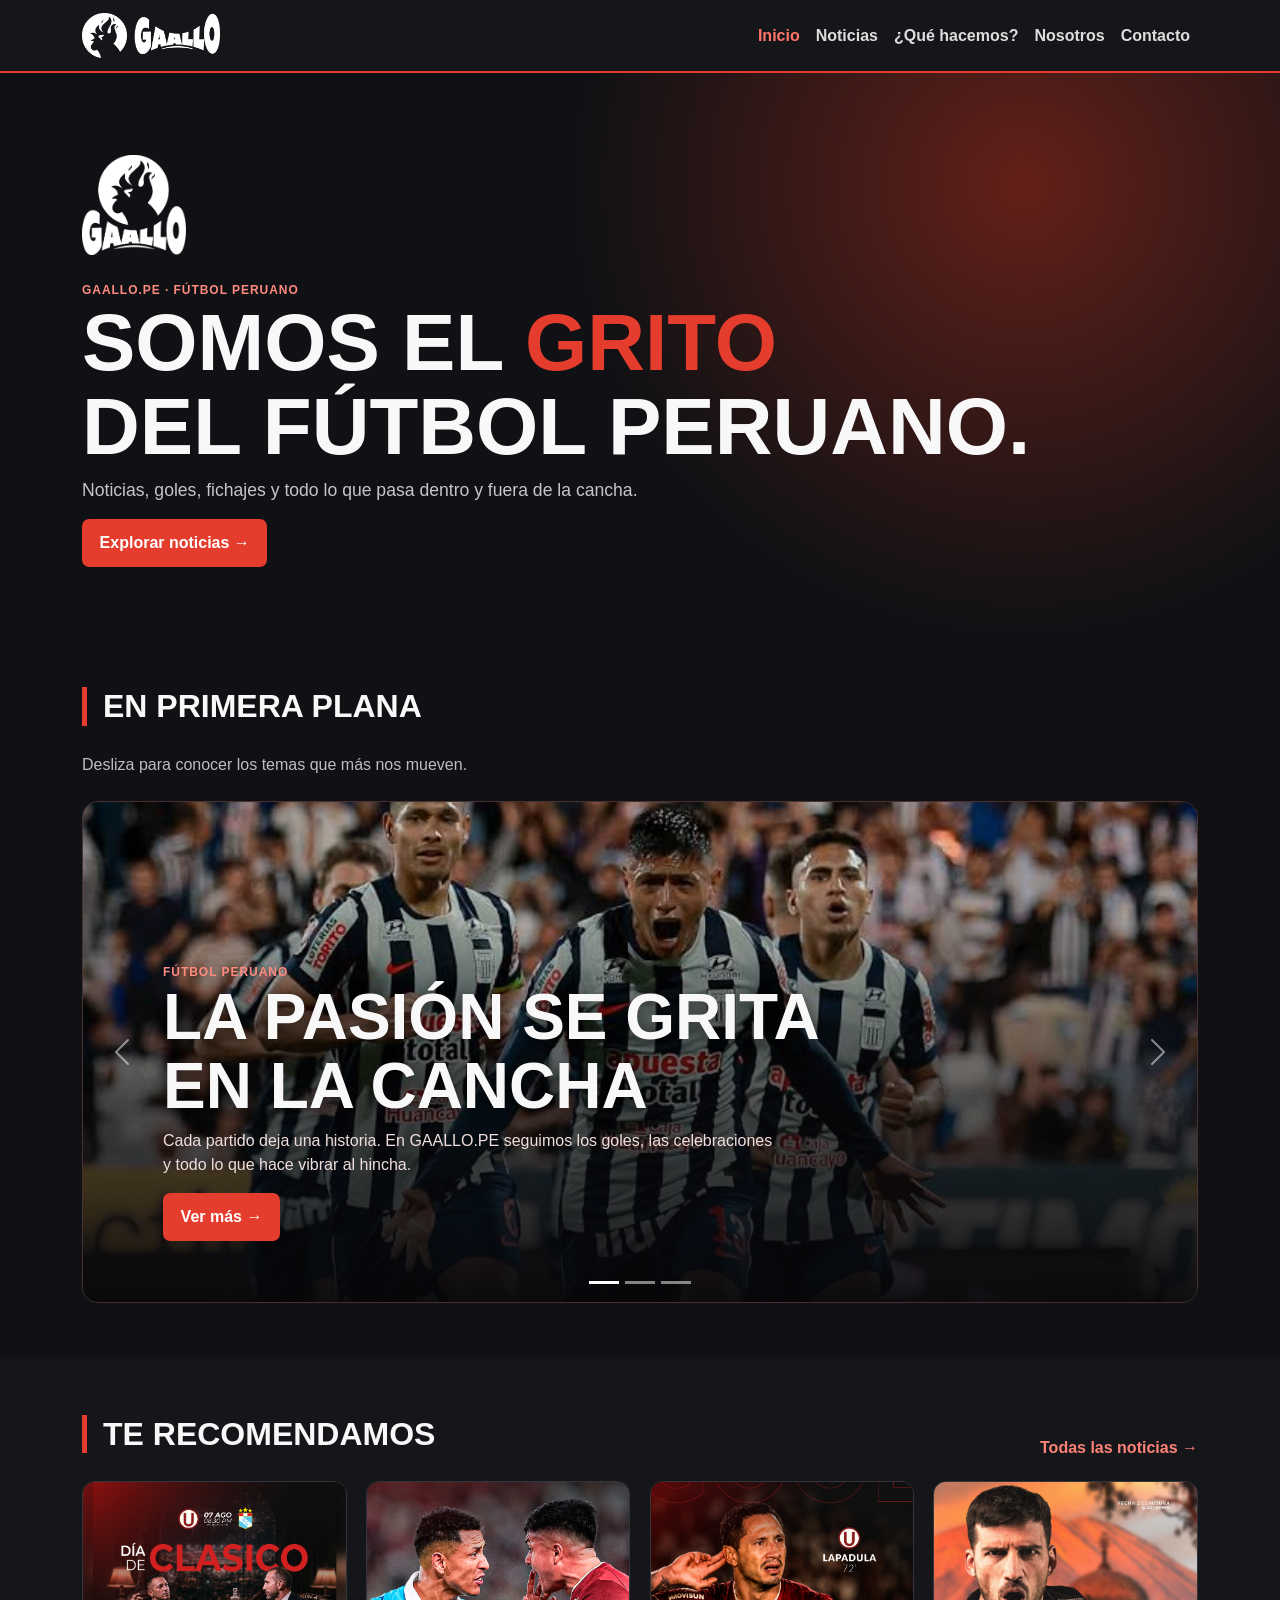
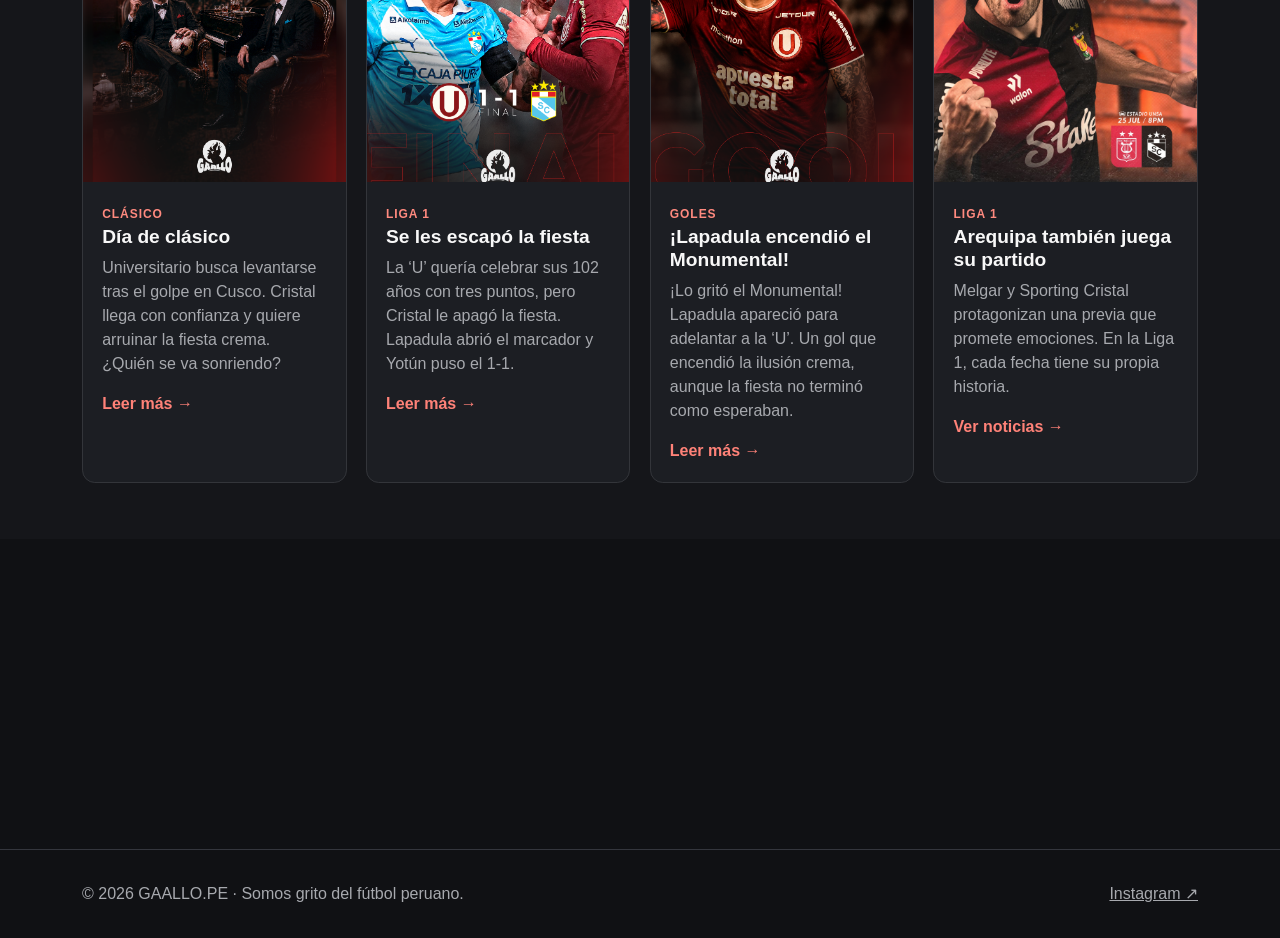
<file: index.html>
<!DOCTYPE html>
<html lang="es">

<head>
    <meta charset="utf-8" />
    <meta content="width=device-width, initial-scale=1" name="viewport" />
    <title>
        Inicio | GAALLO.PE
    </title>
    <meta content="GAALLO.PE: noticias, an&aacute;lisis y pasi&oacute;n por el f&uacute;tbol peruano."
        name="description" />
    <meta content="GAALLO.PE, portada de f&uacute;tbol, noticias recomendadas, f&uacute;tbol peruano, Liga 1, hinchas"
        name="keywords" />
    <link href="assets/img/favicon.svg" rel="icon" type="image/svg+xml" />
    <link href="https://cdn.jsdelivr.net/npm/bootstrap@5.3.3/dist/css/bootstrap.min.css" rel="stylesheet" />
    <link href="https://unpkg.com/aos@2.3.1/dist/aos.css" rel="stylesheet" />
    <link href="styles/styles.css" rel="stylesheet" />
</head>

<body>
    <header>
        <nav aria-label="Navegaci&oacute;n principal" class="navbar navbar-expand-lg navbar-dark">
            <div class="container">
                <a class="navbar-brand" href="index.html">
                    <img alt="GAALLO.PE" class="logo-nav" src="assets/img/logo-horizontal.png" />
                </a>
                <button aria-controls="menu" aria-expanded="false" aria-label="Abrir men&uacute;" class="navbar-toggler"
                    data-bs-target="#menu" data-bs-toggle="collapse" type="button">
                    <span class="navbar-toggler-icon">
                    </span>
                </button>
                <div class="collapse navbar-collapse" id="menu">
                    <ul class="navbar-nav ms-auto">
                        <li class="nav-item">
                            <a aria-current="page" class="nav-link active" href="index.html">
                                Inicio
                            </a>
                        </li>
                        <li class="nav-item">
                            <a class="nav-link" href="pages/noticias.html">
                                Noticias
                            </a>
                        </li>
                        <li class="nav-item">
                            <a class="nav-link" href="pages/que-hacemos.html">
                                &iquest;Qu&eacute; hacemos?
                            </a>
                        </li>
                        <li class="nav-item">
                            <a class="nav-link" href="pages/nosotros.html">
                                Nosotros
                            </a>
                        </li>
                        <li class="nav-item">
                            <a class="nav-link" href="pages/contacto.html">
                                Contacto
                            </a>
                        </li>
                    </ul>
                </div>
            </div>
        </nav>
    </header>
    <main>
        <section class="hero">
            <div class="container hero__contenido">
                <img alt="Logo vertical de GAALLO.PE" class="hero-logo" src="assets/img/logo-vertical.png" />
                <span class="etiqueta">
                    GAALLO.PE &middot; F&uacute;tbol peruano
                </span>
                <h1>
                    Somos el
                    <strong>
                        grito
                    </strong>
                    <br />
                    del f&uacute;tbol peruano.
                </h1>
                <p>
                    Noticias, goles, fichajes y todo lo que pasa dentro y fuera de la cancha.
                </p>
                <a class="btn-gaallo" href="pages/noticias.html">
                    Explorar noticias &rarr;
                </a>
            </div>
        </section>
        <section class="seccion">
            <div class="container">
                <h2 class="seccion__titulo">
                    En primera plana
                </h2>
                <p class="seccion__intro">
                    Desliza para conocer los temas que m&aacute;s nos mueven.
                </p>
                <div aria-label="Temas destacados de GAALLO.PE" class="carousel slide carrusel-gaallo"
                    data-bs-ride="carousel" id="carruselGaallo">
                    <div class="carousel-indicators">
                        <button aria-current="true" aria-label="Tema 1" class="active" data-bs-slide-to="0"
                            data-bs-target="#carruselGaallo" type="button">
                        </button>
                        <button aria-label="Tema 2" data-bs-slide-to="1" data-bs-target="#carruselGaallo" type="button">
                        </button>
                        <button aria-label="Tema 3" data-bs-slide-to="2" data-bs-target="#carruselGaallo" type="button">
                        </button>
                    </div>
                    <div class="carousel-inner">
                        <div class="carousel-item active">
                            <div aria-label="La pasi&oacute;n se grita en la cancha"
                                class="carrusel-panel carrusel-panel--imagen" role="group">
                                <img alt="Jugadores de Alianza Lima celebrando un gol" class="carrusel-panel__foto"
                                    src="assets/img/alianza-celebracion.jpg" />
                                <div class="carrusel-panel__contenido">
                                    <span class="etiqueta">
                                        F&uacute;tbol peruano
                                    </span>
                                    <h3>
                                        La pasi&oacute;n se grita en la cancha
                                    </h3>
                                    <p>
                                        Cada partido deja una historia. En GAALLO.PE seguimos los goles, las
                                        celebraciones y todo lo que hace vibrar al hincha.
                                    </p>
                                    <a class="btn-gaallo" href="pages/noticias.html">
                                        Ver m&aacute;s &rarr;
                                    </a>
                                </div>
                            </div>
                        </div>
                        <div class="carousel-item">
                            <div aria-label="125 a&ntilde;os de sentimiento blanquiazul"
                                class="carrusel-panel carrusel-panel--imagen" role="group">
                                <img alt="Plantel de Alianza Lima en el campo de juego" class="carrusel-panel__foto"
                                    src="assets/img/alianza-equipo.jpg" />
                                <div class="carrusel-panel__contenido">
                                    <span class="etiqueta">
                                        Historia y pasi&oacute;n
                                    </span>
                                    <h3>
                                        125 a&ntilde;os de sentimiento blanquiazul
                                    </h3>
                                    <p>
                                        Un club, generaciones de hinchas y una historia que sigue escribi&eacute;ndose.
                                        El f&uacute;tbol tambi&eacute;n se vive fuera de los 90 minutos.
                                    </p>
                                    <a class="btn-gaallo" href="pages/noticias.html">
                                        Ver m&aacute;s &rarr;
                                    </a>
                                </div>
                            </div>
                        </div>
                        <div class="carousel-item">
                            <div aria-label="El f&uacute;tbol tambi&eacute;n se vive en pantalla"
                                class="carrusel-panel carrusel-panel--imagen" role="group">
                                <img alt="Aficionado sorprendido viendo f&uacute;tbol en pantalla"
                                    class="carrusel-panel__foto" src="assets/img/futbol-digital.jpg" />
                                <div class="carrusel-panel__contenido">
                                    <span class="etiqueta">
                                        Comunidad
                                    </span>
                                    <h3>
                                        El f&uacute;tbol tambi&eacute;n se vive en pantalla
                                    </h3>
                                    <p>
                                        La jugada que no esperabas, el gol que vuelves a ver y el debate que nunca
                                        termina. As&iacute; vivimos el f&uacute;tbol.
                                    </p>
                                    <a class="btn-gaallo" href="pages/noticias.html">
                                        Ver m&aacute;s &rarr;
                                    </a>
                                </div>
                            </div>
                        </div>
                    </div>
                    <button class="carousel-control-prev" data-bs-slide="prev" data-bs-target="#carruselGaallo"
                        type="button">
                        <span aria-hidden="true" class="carousel-control-prev-icon">
                        </span>
                        <span class="visually-hidden">
                            Anterior
                        </span>
                    </button>
                    <button class="carousel-control-next" data-bs-slide="next" data-bs-target="#carruselGaallo"
                        type="button">
                        <span aria-hidden="true" class="carousel-control-next-icon">
                        </span>
                        <span class="visually-hidden">
                            Siguiente
                        </span>
                    </button>
                </div>
            </div>
        </section>
        <section class="seccion seccion--alternativa">
            <div class="container">
                <div class="seccion__cabecera">
                    <h2 class="seccion__titulo">
                        Te recomendamos
                    </h2>
                    <a class="enlace-rojo" href="pages/noticias.html">
                        Todas las noticias &rarr;
                    </a>
                </div>
                <div class="grilla">
                    <article class="noticia" data-aos="fade-up">
                        <div class="noticia__foto">
                            <img alt="Dise&ntilde;o deportivo original de GAALLO.PE: D&iacute;a de cl&aacute;sico"
                                loading="lazy" src="assets/img/clasico-universitario-sporting-cristal.png" />
                        </div>
                        <div class="noticia__cuerpo">
                            <span class="etiqueta">
                                Cl&aacute;sico
                            </span>
                            <h3>
                                D&iacute;a de cl&aacute;sico
                            </h3>
                            <p>
                                Universitario busca levantarse tras el golpe en Cusco. Cristal llega con confianza y
                                quiere arruinar la fiesta crema. &iquest;Qui&eacute;n se va sonriendo?
                            </p>
                            <a class="enlace-rojo" href="pages/noticias.html#clasico">
                                Leer m&aacute;s &rarr;
                            </a>
                        </div>
                    </article>
                    <article class="noticia" data-aos="fade-up">
                        <div class="noticia__foto">
                            <img alt="Dise&ntilde;o deportivo original de GAALLO.PE: Se les escap&oacute; la fiesta"
                                loading="lazy" src="assets/img/universitario-sporting-cristal-empate.png" />
                        </div>
                        <div class="noticia__cuerpo">
                            <span class="etiqueta">
                                Liga 1
                            </span>
                            <h3>
                                Se les escap&oacute; la fiesta
                            </h3>
                            <p>
                                La &lsquo;U&rsquo; quer&iacute;a celebrar sus 102 a&ntilde;os con tres puntos, pero
                                Cristal le apag&oacute; la fiesta. Lapadula abri&oacute; el marcador y Yot&uacute;n puso
                                el 1-1.
                            </p>
                            <a class="enlace-rojo" href="pages/noticias.html#empate">
                                Leer m&aacute;s &rarr;
                            </a>
                        </div>
                    </article>
                    <article class="noticia" data-aos="fade-up">
                        <div class="noticia__foto">
                            <img alt="Dise&ntilde;o deportivo original de GAALLO.PE: &iexcl;Lapadula encendi&oacute; el Monumental!"
                                loading="lazy" src="assets/img/gol-lapadula-universitario.png" />
                        </div>
                        <div class="noticia__cuerpo">
                            <span class="etiqueta">
                                Goles
                            </span>
                            <h3>
                                &iexcl;Lapadula encendi&oacute; el Monumental!
                            </h3>
                            <p>
                                &iexcl;Lo grit&oacute; el Monumental! Lapadula apareci&oacute; para adelantar a la
                                &lsquo;U&rsquo;. Un gol que encendi&oacute; la ilusi&oacute;n crema, aunque la fiesta no
                                termin&oacute; como esperaban.
                            </p>
                            <a class="enlace-rojo" href="pages/noticias.html#gol">
                                Leer m&aacute;s &rarr;
                            </a>
                        </div>
                    </article>
                    <article class="noticia" data-aos="fade-up">
                        <div class="noticia__foto">
                            <img alt="Gr&aacute;fica del encuentro Melgar y Sporting Cristal" loading="lazy"
                                src="assets/img/melgar-cristal.jpg" />
                        </div>
                        <div class="noticia__cuerpo">
                            <span class="etiqueta">
                                Liga 1
                            </span>
                            <h3>
                                Arequipa tambi&eacute;n juega su partido
                            </h3>
                            <p>
                                Melgar y Sporting Cristal protagonizan una previa que promete emociones. En la Liga 1,
                                cada fecha tiene su propia historia.
                            </p>
                            <a class="enlace-rojo" href="pages/noticias.html">
                                Ver noticias &rarr;
                            </a>
                        </div>
                    </article>
                </div>
            </div>
        </section>
        <section class="seccion">
            <div class="container">
                <div class="bloque-rojo" data-aos="zoom-in">
                    <h2 class="fw-bold">
                        &iquest;T&uacute; tambi&eacute;n vives el f&uacute;tbol as&iacute;?
                    </h2>
                    <p>
                        S&iacute;guenos para m&aacute;s contenido futbolero, debates y novedades.
                    </p>
                    <a class="btn-secundario" href="https://www.instagram.com/gaallo.pe/" rel="noopener noreferrer"
                        target="_blank">
                        Seguir a @gaallo.pe &nearrow;
                    </a>
                </div>
            </div>
        </section>
    </main>
    <footer class="pie">
        <div class="container d-flex flex-wrap justify-content-between gap-2">
            <span>
                &copy; 2026 GAALLO.PE &middot; Somos grito del f&uacute;tbol peruano.
            </span>
            <a href="https://www.instagram.com/gaallo.pe/" rel="noopener noreferrer" target="_blank">
                Instagram &nearrow;
            </a>
        </div>
    </footer>
    <script src="https://cdn.jsdelivr.net/npm/bootstrap@5.3.3/dist/js/bootstrap.bundle.min.js">
    </script>
    <script src="https://unpkg.com/aos@2.3.1/dist/aos.js">
    </script>
    <script src="js/main.js">
    </script>
</body>

</html>
</file>
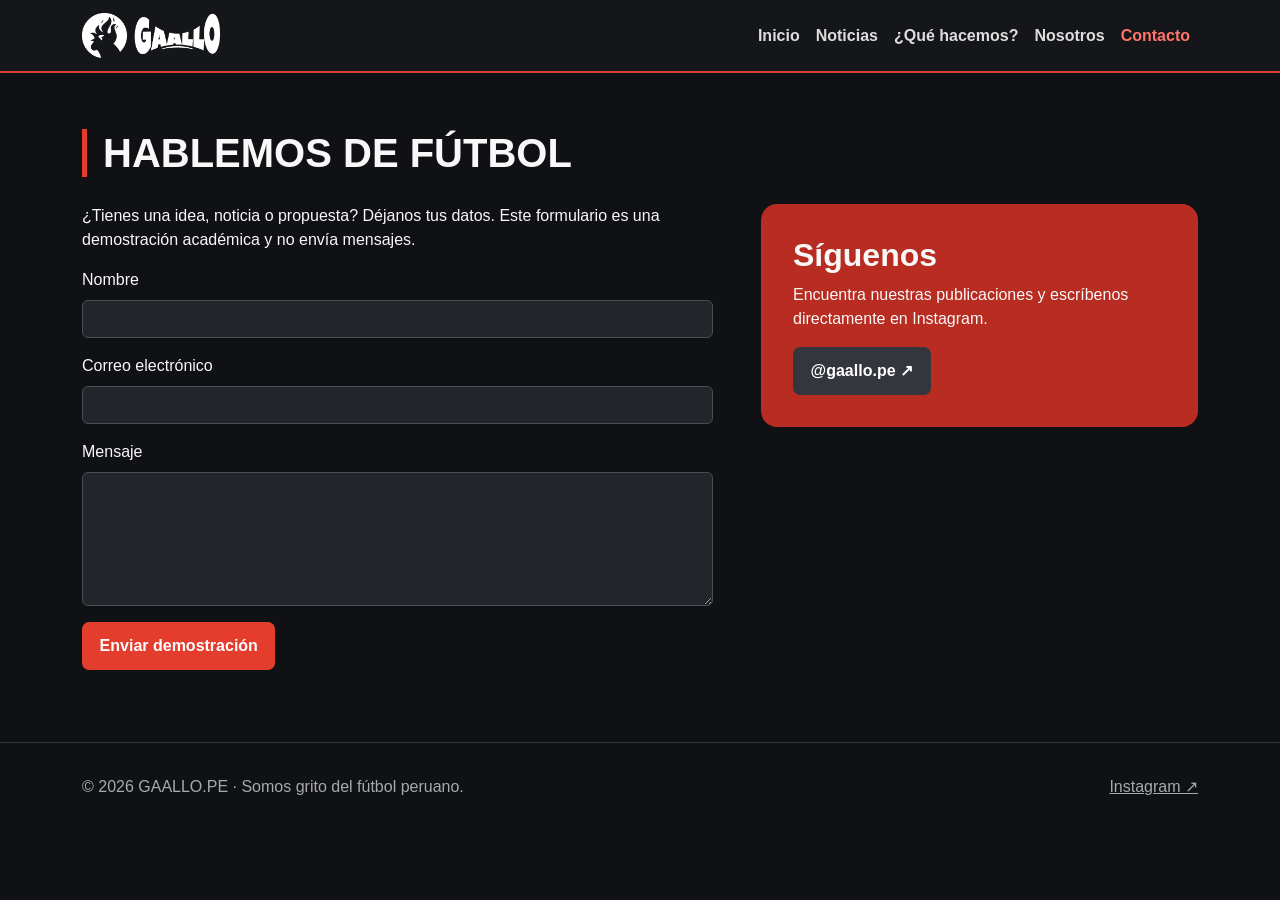
<file: pages/contacto.html>
<!DOCTYPE html>
<html lang="es">

<head>
    <meta charset="utf-8" />
    <meta content="width=device-width, initial-scale=1" name="viewport" />
    <title>
        Contacto | GAALLO.PE
    </title>
    <meta content="Contacta con GAALLO.PE para compartir ideas y colaboraciones." name="description" />
    <meta
        content="contacto GAALLO.PE, colaboraciones deportivas, Instagram GAALLO, comunidad de f&uacute;tbol, consultas"
        name="keywords" />
    <link href="../assets/img/favicon.svg" rel="icon" type="image/svg+xml" />
    <link href="https://cdn.jsdelivr.net/npm/bootstrap@5.3.3/dist/css/bootstrap.min.css" rel="stylesheet" />
    <link href="https://unpkg.com/aos@2.3.1/dist/aos.css" rel="stylesheet" />
    <link href="../styles/styles.css" rel="stylesheet" />
</head>

<body>
    <header>
        <nav aria-label="Navegaci&oacute;n principal" class="navbar navbar-expand-lg navbar-dark">
            <div class="container">
                <a class="navbar-brand" href="../index.html">
                    <img alt="GAALLO.PE" class="logo-nav" src="../assets/img/logo-horizontal.png" />
                </a>
                <button aria-controls="menu" aria-expanded="false" aria-label="Abrir men&uacute;" class="navbar-toggler"
                    data-bs-target="#menu" data-bs-toggle="collapse" type="button">
                    <span class="navbar-toggler-icon">
                    </span>
                </button>
                <div class="collapse navbar-collapse" id="menu">
                    <ul class="navbar-nav ms-auto">
                        <li class="nav-item">
                            <a class="nav-link" href="../index.html">
                                Inicio
                            </a>
                        </li>
                        <li class="nav-item">
                            <a class="nav-link" href="../pages/noticias.html">
                                Noticias
                            </a>
                        </li>
                        <li class="nav-item">
                            <a class="nav-link" href="../pages/que-hacemos.html">
                                &iquest;Qu&eacute; hacemos?
                            </a>
                        </li>
                        <li class="nav-item">
                            <a class="nav-link" href="../pages/nosotros.html">
                                Nosotros
                            </a>
                        </li>
                        <li class="nav-item">
                            <a aria-current="page" class="nav-link active" href="../pages/contacto.html">
                                Contacto
                            </a>
                        </li>
                    </ul>
                </div>
            </div>
        </nav>
    </header>
    <main>
        <section class="seccion">
            <div class="container">
                <h1 class="seccion__titulo">
                    Hablemos de f&uacute;tbol
                </h1>
                <div class="row g-5">
                    <div class="col-md-7">
                        <p>
                            &iquest;Tienes una idea, noticia o propuesta? D&eacute;janos tus datos. Este formulario es
                            una demostraci&oacute;n acad&eacute;mica y no env&iacute;a mensajes.
                        </p>
                        <form id="contact-form">
                            <div class="mb-3">
                                <label class="form-label" for="nombre">
                                    Nombre
                                </label>
                                <input class="form-control" id="nombre" name="nombre" required="" />
                            </div>
                            <div class="mb-3">
                                <label class="form-label" for="correo">
                                    Correo electr&oacute;nico
                                </label>
                                <input class="form-control" id="correo" name="correo" required="" type="email" />
                            </div>
                            <div class="mb-3">
                                <label class="form-label" for="mensaje">
                                    Mensaje
                                </label>
                                <textarea class="form-control" id="mensaje" name="mensaje" required=""
                                    rows="5"></textarea>
                            </div>
                            <button class="btn-gaallo border-0" type="submit">
                                Enviar demostraci&oacute;n
                            </button>
                            <p class="mt-3" id="form-aviso" role="status">
                            </p>
                        </form>
                    </div>
                    <aside class="col-md-5">
                        <div class="bloque-rojo">
                            <h2 class="fw-bold">
                                S&iacute;guenos
                            </h2>
                            <p>
                                Encuentra nuestras publicaciones y escr&iacute;benos directamente en Instagram.
                            </p>
                            <a class="btn-secundario" href="https://www.instagram.com/gaallo.pe/"
                                rel="noopener noreferrer" target="_blank">
                                @gaallo.pe &nearrow;
                            </a>
                        </div>
                    </aside>
                </div>
            </div>
        </section>
    </main>
    <footer class="pie">
        <div class="container d-flex flex-wrap justify-content-between gap-2">
            <span>
                &copy; 2026 GAALLO.PE &middot; Somos grito del f&uacute;tbol peruano.
            </span>
            <a href="https://www.instagram.com/gaallo.pe/" rel="noopener noreferrer" target="_blank">
                Instagram &nearrow;
            </a>
        </div>
    </footer>
    <script src="https://cdn.jsdelivr.net/npm/bootstrap@5.3.3/dist/js/bootstrap.bundle.min.js">
    </script>
    <script src="https://unpkg.com/aos@2.3.1/dist/aos.js">
    </script>
    <script src="../js/main.js">
    </script>
</body>

</html>
</file>
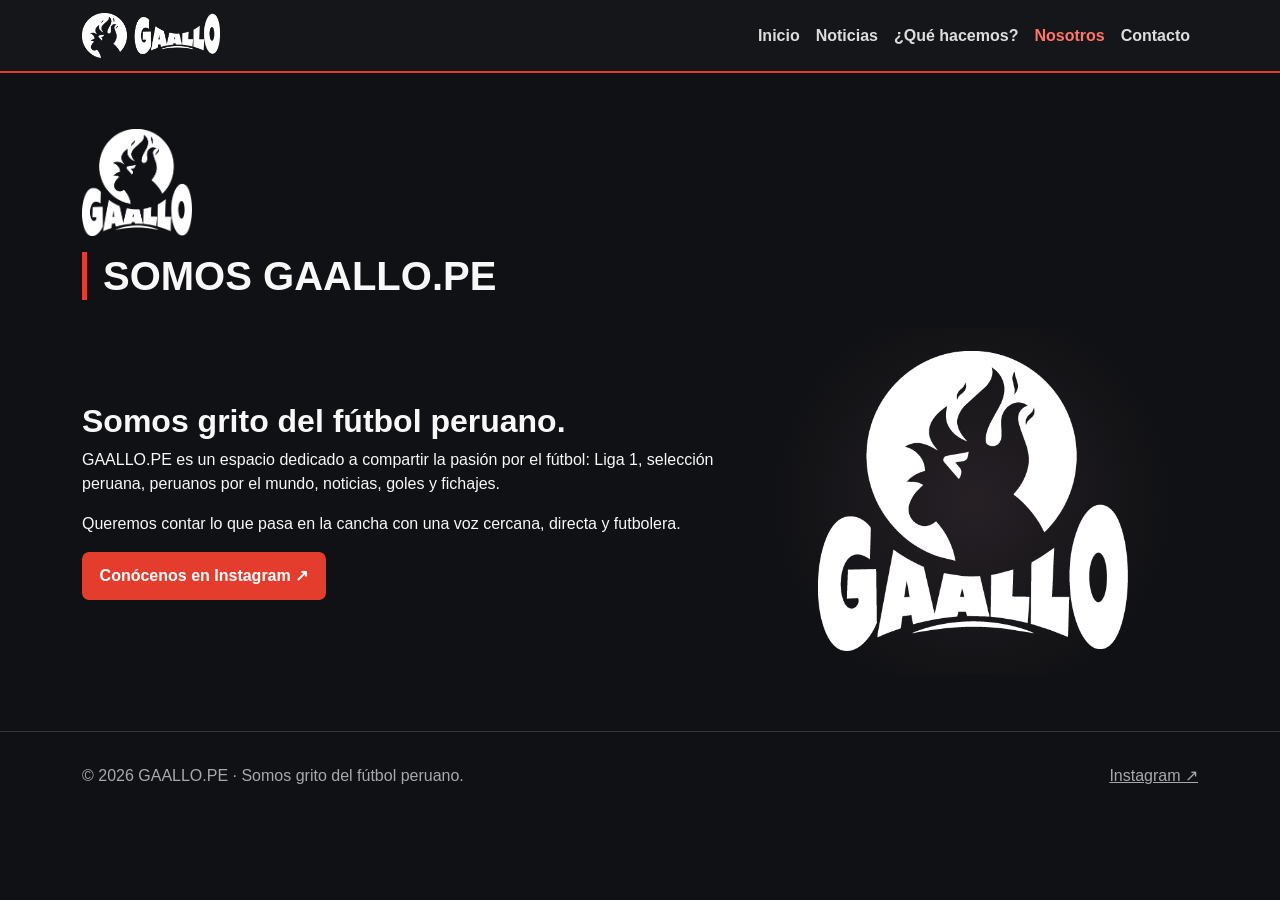
<file: pages/nosotros.html>
<!DOCTYPE html>
<html lang="es">

<head>
    <meta charset="utf-8" />
    <meta content="width=device-width, initial-scale=1" name="viewport" />
    <title>
        Nosotros | GAALLO.PE
    </title>
    <meta content="Conoce GAALLO.PE, un espacio para vivir el f&uacute;tbol peruano." name="description" />
    <meta
        content="sobre GAALLO.PE, proyecto futbolero, identidad deportiva, f&uacute;tbol peruano, comunidad de hinchas"
        name="keywords" />
    <link href="../assets/img/favicon.svg" rel="icon" type="image/svg+xml" />
    <link href="https://cdn.jsdelivr.net/npm/bootstrap@5.3.3/dist/css/bootstrap.min.css" rel="stylesheet" />
    <link href="https://unpkg.com/aos@2.3.1/dist/aos.css" rel="stylesheet" />
    <link href="../styles/styles.css" rel="stylesheet" />
</head>

<body>
    <header>
        <nav aria-label="Navegaci&oacute;n principal" class="navbar navbar-expand-lg navbar-dark">
            <div class="container">
                <a class="navbar-brand" href="../index.html">
                    <img alt="GAALLO.PE" class="logo-nav" src="../assets/img/logo-horizontal.png" />
                </a>
                <button aria-controls="menu" aria-expanded="false" aria-label="Abrir men&uacute;" class="navbar-toggler"
                    data-bs-target="#menu" data-bs-toggle="collapse" type="button">
                    <span class="navbar-toggler-icon">
                    </span>
                </button>
                <div class="collapse navbar-collapse" id="menu">
                    <ul class="navbar-nav ms-auto">
                        <li class="nav-item">
                            <a class="nav-link" href="../index.html">
                                Inicio
                            </a>
                        </li>
                        <li class="nav-item">
                            <a class="nav-link" href="../pages/noticias.html">
                                Noticias
                            </a>
                        </li>
                        <li class="nav-item">
                            <a class="nav-link" href="../pages/que-hacemos.html">
                                &iquest;Qu&eacute; hacemos?
                            </a>
                        </li>
                        <li class="nav-item">
                            <a aria-current="page" class="nav-link active" href="../pages/nosotros.html">
                                Nosotros
                            </a>
                        </li>
                        <li class="nav-item">
                            <a class="nav-link" href="../pages/contacto.html">
                                Contacto
                            </a>
                        </li>
                    </ul>
                </div>
            </div>
        </nav>
    </header>
    <main>
        <section class="seccion">
            <div class="container">
                <img alt="Emblema de GAALLO.PE" class="logo-nosotros" src="../assets/img/logo-vertical.png" />
                <h1 class="seccion__titulo">
                    Somos GAALLO.PE
                </h1>
                <div class="row align-items-center g-4">
                    <div class="col-md-7">
                        <h2 class="fw-bold">
                            Somos grito del f&uacute;tbol peruano.
                        </h2>
                        <p>
                            GAALLO.PE es un espacio dedicado a compartir la pasi&oacute;n por el f&uacute;tbol: Liga 1,
                            selecci&oacute;n peruana, peruanos por el mundo, noticias, goles y fichajes.
                        </p>
                        <p>
                            Queremos contar lo que pasa en la cancha con una voz cercana, directa y futbolera.
                        </p>
                        <a class="btn-gaallo" href="https://www.instagram.com/gaallo.pe/" rel="noopener noreferrer"
                            target="_blank">
                            Con&oacute;cenos en Instagram &nearrow;
                        </a>
                    </div>
                    <div class="col-md-5">
                        <div class="logo-presentacion">
                            <img alt="Logo oficial de GAALLO.PE en grande" src="../assets/img/logo-vertical.png" />
                        </div>
                    </div>
                </div>
            </div>
        </section>
    </main>
    <footer class="pie">
        <div class="container d-flex flex-wrap justify-content-between gap-2">
            <span>
                &copy; 2026 GAALLO.PE &middot; Somos grito del f&uacute;tbol peruano.
            </span>
            <a href="https://www.instagram.com/gaallo.pe/" rel="noopener noreferrer" target="_blank">
                Instagram &nearrow;
            </a>
        </div>
    </footer>
    <script src="https://cdn.jsdelivr.net/npm/bootstrap@5.3.3/dist/js/bootstrap.bundle.min.js">
    </script>
    <script src="https://unpkg.com/aos@2.3.1/dist/aos.js">
    </script>
    <script src="../js/main.js">
    </script>
</body>

</html>
</file>
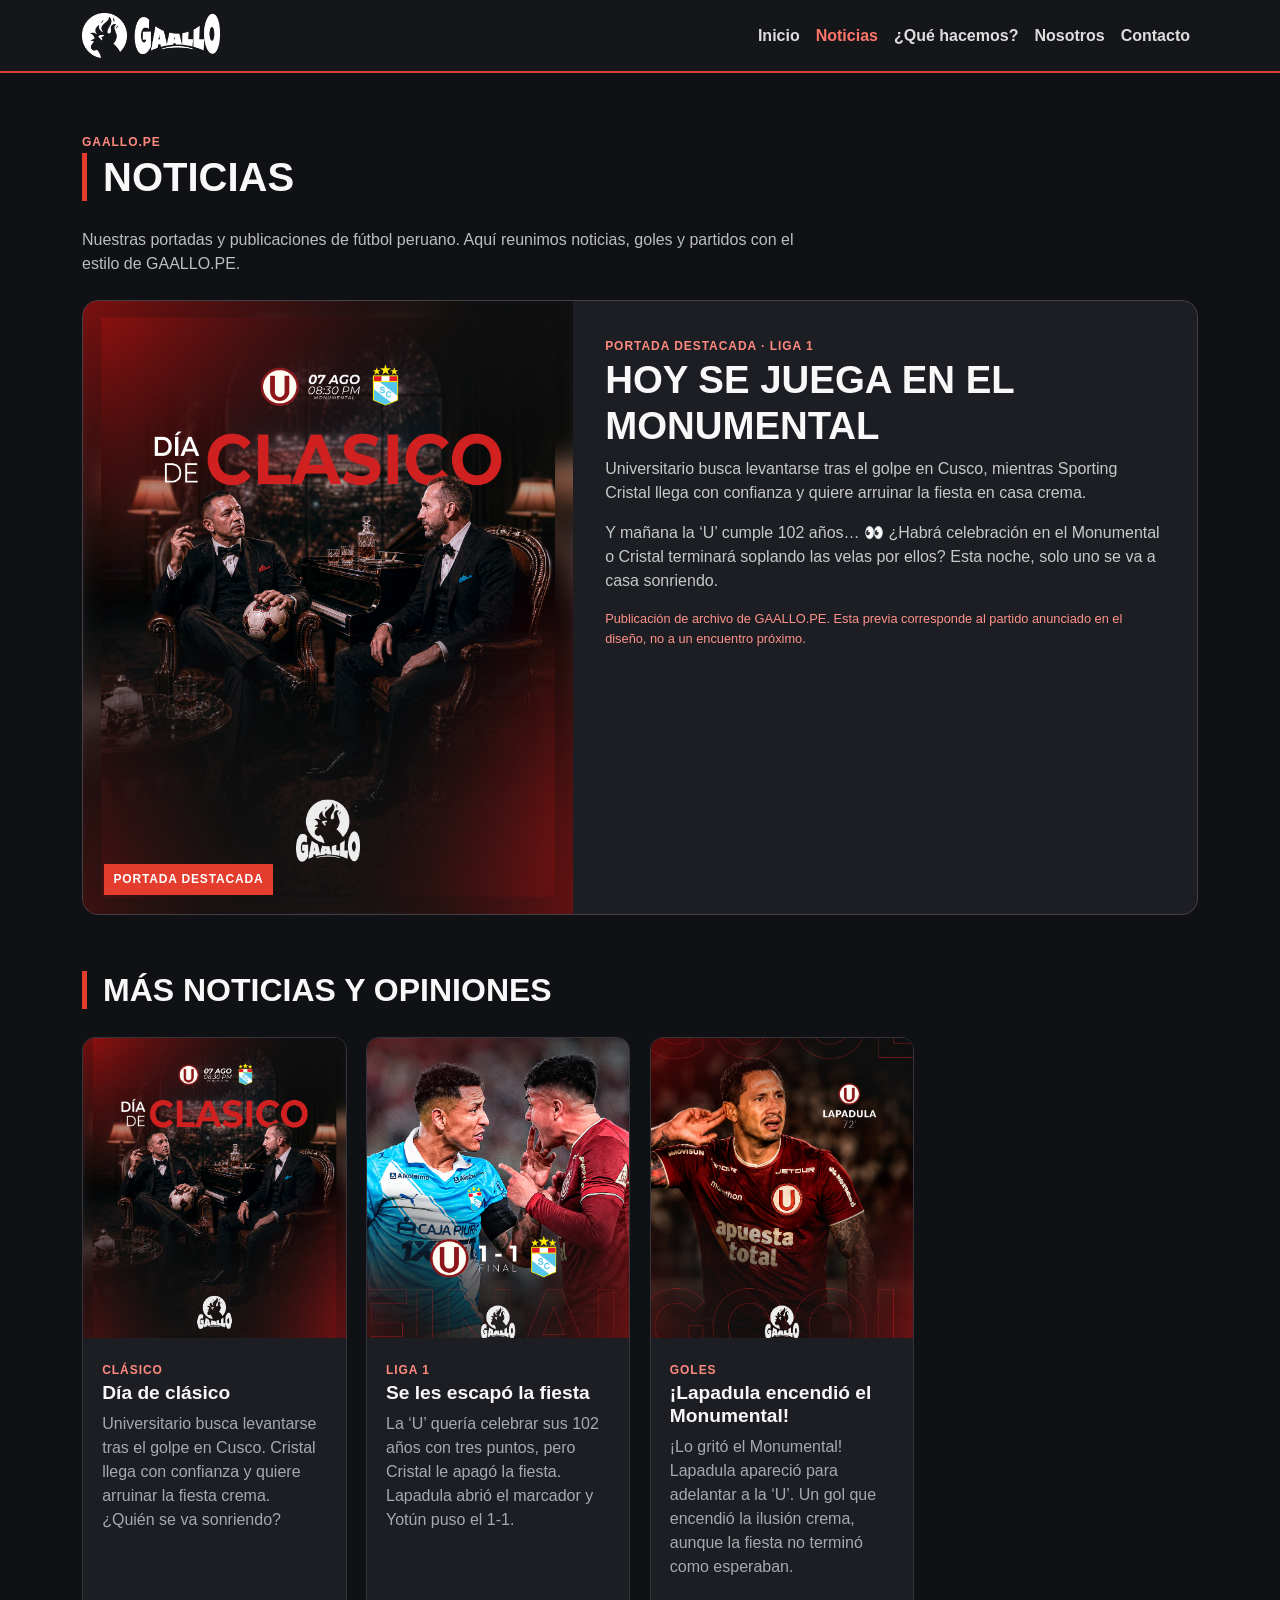
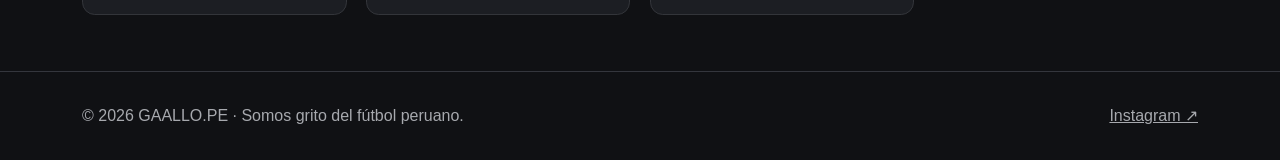
<file: pages/noticias.html>
<!DOCTYPE html>
<html lang="es">

<head>
    <meta charset="utf-8" />
    <meta content="width=device-width, initial-scale=1" name="viewport" />
    <title>
        Noticias | GAALLO.PE
    </title>
    <meta
        content="Noticias y art&iacute;culos de f&uacute;tbol peruano, Liga 1, selecci&oacute;n y debates en GAALLO.PE"
        name="description" />
    <meta
        content="noticias de f&uacute;tbol peruano, Universitario, Sporting Cristal, Liga 1, cr&oacute;nicas deportivas, GAALLO.PE"
        name="keywords" />
    <link href="../assets/img/favicon.svg" rel="icon" type="image/svg+xml" />
    <link href="https://cdn.jsdelivr.net/npm/bootstrap@5.3.3/dist/css/bootstrap.min.css" rel="stylesheet" />
    <link href="https://unpkg.com/aos@2.3.1/dist/aos.css" rel="stylesheet" />
    <link href="../styles/styles.css" rel="stylesheet" />
</head>

<body>
    <header>
        <nav aria-label="Navegaci&oacute;n principal" class="navbar navbar-expand-lg navbar-dark">
            <div class="container">
                <a class="navbar-brand" href="../index.html">
                    <img alt="GAALLO.PE" class="logo-nav" src="../assets/img/logo-horizontal.png" />
                </a>
                <button aria-controls="menu" aria-expanded="false" aria-label="Abrir men&uacute;" class="navbar-toggler"
                    data-bs-target="#menu" data-bs-toggle="collapse" type="button">
                    <span class="navbar-toggler-icon">
                    </span>
                </button>
                <div class="collapse navbar-collapse" id="menu">
                    <ul class="navbar-nav ms-auto">
                        <li class="nav-item">
                            <a class="nav-link" href="../index.html">
                                Inicio
                            </a>
                        </li>
                        <li class="nav-item">
                            <a aria-current="page" class="nav-link active" href="../pages/noticias.html">
                                Noticias
                            </a>
                        </li>
                        <li class="nav-item">
                            <a class="nav-link" href="../pages/que-hacemos.html">
                                &iquest;Qu&eacute; hacemos?
                            </a>
                        </li>
                        <li class="nav-item">
                            <a class="nav-link" href="../pages/nosotros.html">
                                Nosotros
                            </a>
                        </li>
                        <li class="nav-item">
                            <a class="nav-link" href="../pages/contacto.html">
                                Contacto
                            </a>
                        </li>
                    </ul>
                </div>
            </div>
        </nav>
    </header>
    <main>
        <section class="seccion">
            <div class="container">
                <span class="etiqueta">
                    GAALLO.PE
                </span>
                <h1 class="seccion__titulo">
                    Noticias
                </h1>
                <p class="seccion__intro">
                    Nuestras portadas y publicaciones de f&uacute;tbol peruano. Aqu&iacute; reunimos noticias, goles y
                    partidos con el estilo de GAALLO.PE.
                </p>
                <article class="noticia-destacada" data-aos="fade-up">
                    <div class="noticia-destacada__visual">
                        <img alt="Arte original de GAALLO.PE para la previa de Universitario frente a Sporting Cristal"
                            src="../assets/img/clasico-universitario-sporting-cristal.png" />
                        <span>
                            PORTADA DESTACADA
                        </span>
                    </div>
                    <div class="noticia-destacada__texto">
                        <span class="etiqueta">
                            Portada destacada &middot; Liga 1
                        </span>
                        <h2>
                            HOY SE JUEGA EN EL MONUMENTAL
                        </h2>
                        <p>
                            Universitario busca levantarse tras el golpe en Cusco, mientras Sporting Cristal llega con
                            confianza y quiere arruinar la fiesta en casa crema.
                        </p>
                        <p>
                            Y ma&ntilde;ana la &lsquo;U&rsquo; cumple 102 a&ntilde;os&hellip; 👀 &iquest;Habr&aacute;
                            celebraci&oacute;n en el Monumental o Cristal terminar&aacute; soplando las velas por ellos?
                            Esta noche, solo uno se va a casa sonriendo.
                        </p>
                        <p class="nota-demo">
                            Publicaci&oacute;n de archivo de GAALLO.PE. Esta previa corresponde al partido anunciado en
                            el dise&ntilde;o, no a un encuentro pr&oacute;ximo.
                        </p>
                    </div>
                </article>
                <h2 class="seccion__titulo seccion__titulo--espaciado">
                    M&aacute;s noticias y opiniones
                </h2>
                <div class="grilla">
                    <article class="noticia" data-aos="fade-up" id="clasico">
                        <div class="noticia__foto">
                            <img alt="Publicaci&oacute;n de GAALLO.PE: D&iacute;a de cl&aacute;sico" loading="lazy"
                                src="../assets/img/clasico-universitario-sporting-cristal.png" />
                        </div>
                        <div class="noticia__cuerpo">
                            <span class="etiqueta">
                                Cl&aacute;sico
                            </span>
                            <h3>
                                D&iacute;a de cl&aacute;sico
                            </h3>
                            <p>
                                Universitario busca levantarse tras el golpe en Cusco. Cristal llega con confianza y
                                quiere arruinar la fiesta crema. &iquest;Qui&eacute;n se va sonriendo?
                            </p>
                        </div>
                    </article>
                    <article class="noticia" data-aos="fade-up" id="empate">
                        <div class="noticia__foto">
                            <img alt="Publicaci&oacute;n de GAALLO.PE: Se les escap&oacute; la fiesta" loading="lazy"
                                src="../assets/img/universitario-sporting-cristal-empate.png" />
                        </div>
                        <div class="noticia__cuerpo">
                            <span class="etiqueta">
                                Liga 1
                            </span>
                            <h3>
                                Se les escap&oacute; la fiesta
                            </h3>
                            <p>
                                La &lsquo;U&rsquo; quer&iacute;a celebrar sus 102 a&ntilde;os con tres puntos, pero
                                Cristal le apag&oacute; la fiesta. Lapadula abri&oacute; el marcador y Yot&uacute;n puso
                                el 1-1.
                            </p>
                        </div>
                    </article>
                    <article class="noticia" data-aos="fade-up" id="gol">
                        <div class="noticia__foto">
                            <img alt="Publicaci&oacute;n de GAALLO.PE: &iexcl;Lapadula encendi&oacute; el Monumental!"
                                loading="lazy" src="../assets/img/gol-lapadula-universitario.png" />
                        </div>
                        <div class="noticia__cuerpo">
                            <span class="etiqueta">
                                Goles
                            </span>
                            <h3>
                                &iexcl;Lapadula encendi&oacute; el Monumental!
                            </h3>
                            <p>
                                &iexcl;Lo grit&oacute; el Monumental! Lapadula apareci&oacute; para adelantar a la
                                &lsquo;U&rsquo;. Un gol que encendi&oacute; la ilusi&oacute;n crema, aunque la fiesta no
                                termin&oacute; como esperaban.
                            </p>
                        </div>
                    </article>
                </div>
            </div>
        </section>
    </main>
    <footer class="pie">
        <div class="container d-flex flex-wrap justify-content-between gap-2">
            <span>
                &copy; 2026 GAALLO.PE &middot; Somos grito del f&uacute;tbol peruano.
            </span>
            <a href="https://www.instagram.com/gaallo.pe/" rel="noopener noreferrer" target="_blank">
                Instagram &nearrow;
            </a>
        </div>
    </footer>
    <script src="https://cdn.jsdelivr.net/npm/bootstrap@5.3.3/dist/js/bootstrap.bundle.min.js">
    </script>
    <script src="https://unpkg.com/aos@2.3.1/dist/aos.js">
    </script>
    <script src="../js/main.js">
    </script>
</body>

</html>
</file>
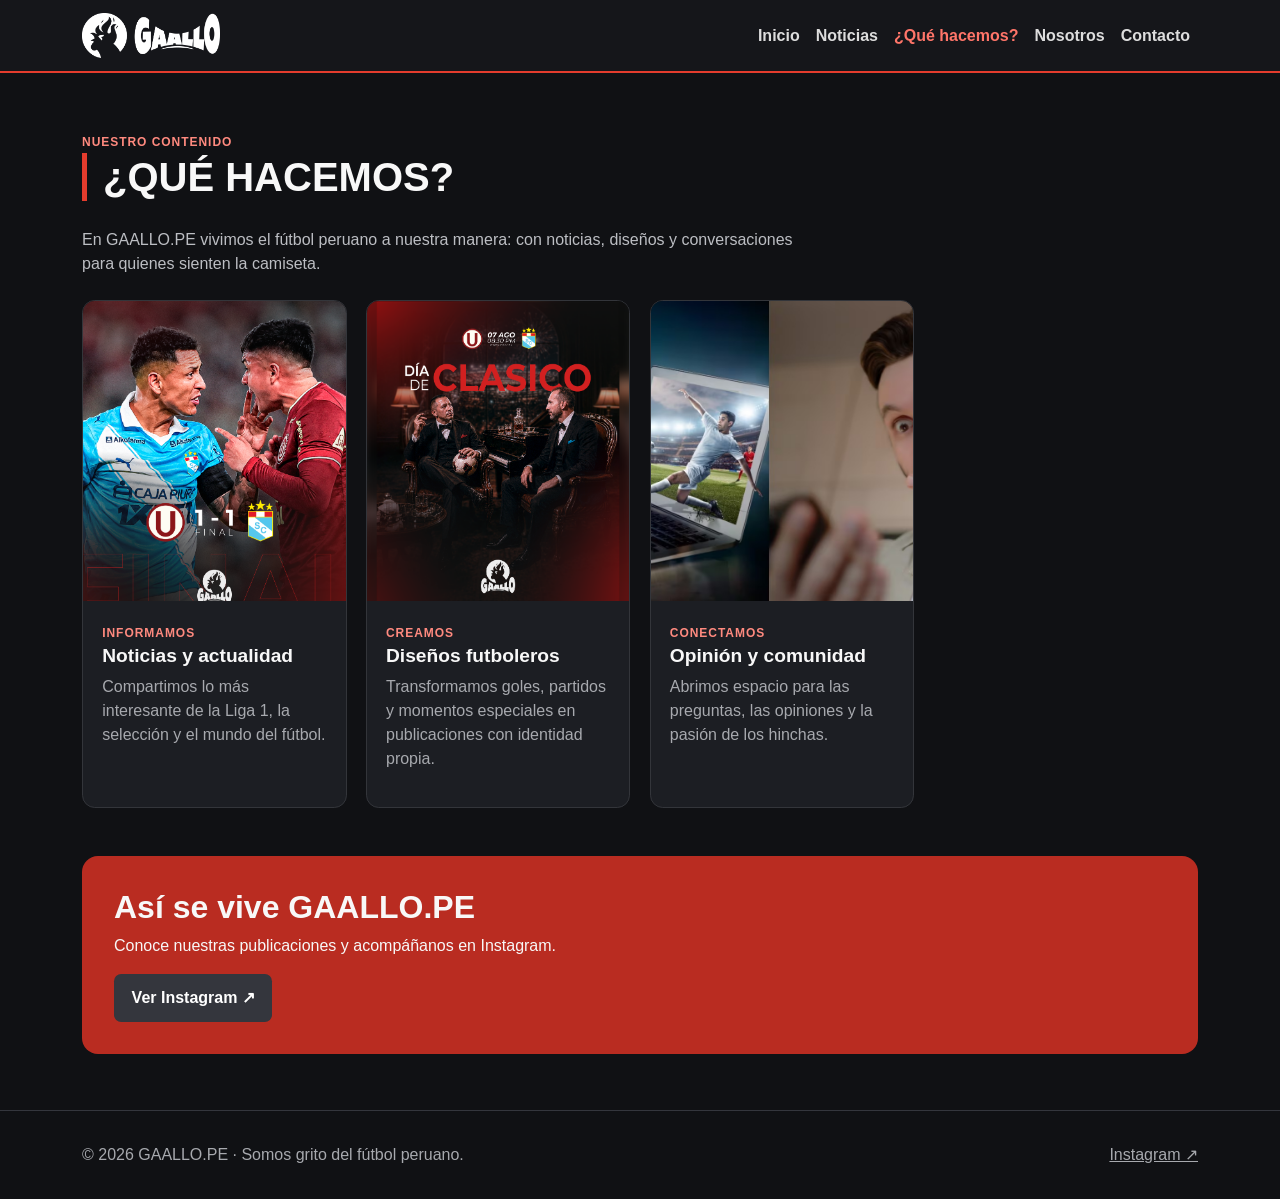
<file: pages/que-hacemos.html>
<!DOCTYPE html>
<html lang="es">

<head>
    <meta charset="utf-8" />
    <meta content="width=device-width, initial-scale=1" name="viewport" />
    <title>
        &iquest;Qu&eacute; hacemos? | GAALLO.PE
    </title>
    <meta
        content="Conoce el contenido que creamos en GAALLO.PE: noticias, dise&ntilde;os deportivos y comunidad futbolera."
        name="description" />
    <meta
        content="qu&eacute; hacemos GAALLO.PE, contenido deportivo, dise&ntilde;os de f&uacute;tbol, comunidad futbolera, publicaciones"
        name="keywords" />
    <link href="../assets/img/favicon.svg" rel="icon" type="image/svg+xml" />
    <link href="https://cdn.jsdelivr.net/npm/bootstrap@5.3.3/dist/css/bootstrap.min.css" rel="stylesheet" />
    <link href="https://unpkg.com/aos@2.3.1/dist/aos.css" rel="stylesheet" />
    <link href="../styles/styles.css" rel="stylesheet" />
</head>

<body>
    <header>
        <nav aria-label="Navegaci&oacute;n principal" class="navbar navbar-expand-lg navbar-dark">
            <div class="container">
                <a class="navbar-brand" href="../index.html">
                    <img alt="GAALLO.PE" class="logo-nav" src="../assets/img/logo-horizontal.png" />
                </a>
                <button aria-controls="menu" aria-expanded="false" aria-label="Abrir men&uacute;" class="navbar-toggler"
                    data-bs-target="#menu" data-bs-toggle="collapse" type="button">
                    <span class="navbar-toggler-icon">
                    </span>
                </button>
                <div class="collapse navbar-collapse" id="menu">
                    <ul class="navbar-nav ms-auto">
                        <li class="nav-item">
                            <a class="nav-link" href="../index.html">
                                Inicio
                            </a>
                        </li>
                        <li class="nav-item">
                            <a class="nav-link" href="../pages/noticias.html">
                                Noticias
                            </a>
                        </li>
                        <li class="nav-item">
                            <a aria-current="page" class="nav-link active" href="../pages/que-hacemos.html">
                                &iquest;Qu&eacute; hacemos?
                            </a>
                        </li>
                        <li class="nav-item">
                            <a class="nav-link" href="../pages/nosotros.html">
                                Nosotros
                            </a>
                        </li>
                        <li class="nav-item">
                            <a class="nav-link" href="../pages/contacto.html">
                                Contacto
                            </a>
                        </li>
                    </ul>
                </div>
            </div>
        </nav>
    </header>
    <main>
        <section class="seccion">
            <div class="container">
                <span class="etiqueta">
                    Nuestro contenido
                </span>
                <h1 class="seccion__titulo">
                    &iquest;Qu&eacute; hacemos?
                </h1>
                <p class="seccion__intro">
                    En GAALLO.PE vivimos el f&uacute;tbol peruano a nuestra manera: con noticias, dise&ntilde;os y
                    conversaciones para quienes sienten la camiseta.
                </p>
                <div class="grilla">
                    <article class="noticia" data-aos="fade-up">
                        <div class="noticia__foto">
                            <img alt="Portada GAALLO.PE del empate entre Universitario y Sporting Cristal"
                                loading="lazy" src="../assets/img/universitario-sporting-cristal-empate.png" />
                        </div>
                        <div class="noticia__cuerpo">
                            <span class="etiqueta">
                                Informamos
                            </span>
                            <h3>
                                Noticias y actualidad
                            </h3>
                            <p>
                                Compartimos lo m&aacute;s interesante de la Liga 1, la selecci&oacute;n y el mundo del
                                f&uacute;tbol.
                            </p>
                        </div>
                    </article>
                    <article class="noticia" data-aos="fade-up">
                        <div class="noticia__foto">
                            <img alt="Dise&ntilde;o de GAALLO.PE para el d&iacute;a de cl&aacute;sico" loading="lazy"
                                src="../assets/img/clasico-universitario-sporting-cristal.png" />
                        </div>
                        <div class="noticia__cuerpo">
                            <span class="etiqueta">
                                Creamos
                            </span>
                            <h3>
                                Dise&ntilde;os futboleros
                            </h3>
                            <p>
                                Transformamos goles, partidos y momentos especiales en publicaciones con identidad
                                propia.
                            </p>
                        </div>
                    </article>
                    <article class="noticia" data-aos="fade-up">
                        <div class="noticia__foto">
                            <img alt="Hincha sorprendido viendo una jugada de f&uacute;tbol en una pantalla"
                                loading="lazy" src="../assets/img/futbol-digital.jpg" />
                        </div>
                        <div class="noticia__cuerpo">
                            <span class="etiqueta">
                                Conectamos
                            </span>
                            <h3>
                                Opini&oacute;n y comunidad
                            </h3>
                            <p>
                                Abrimos espacio para las preguntas, las opiniones y la pasi&oacute;n de los hinchas.
                            </p>
                        </div>
                    </article>
                </div>
                <div class="bloque-rojo mt-5">
                    <h2 class="fw-bold">
                        As&iacute; se vive GAALLO.PE
                    </h2>
                    <p>
                        Conoce nuestras publicaciones y acomp&aacute;&ntilde;anos en Instagram.
                    </p>
                    <a class="btn-secundario" href="https://www.instagram.com/gaallo.pe/" rel="noopener noreferrer"
                        target="_blank">
                        Ver Instagram &nearrow;
                    </a>
                </div>
            </div>
        </section>
    </main>
    <footer class="pie">
        <div class="container d-flex flex-wrap justify-content-between gap-2">
            <span>
                &copy; 2026 GAALLO.PE &middot; Somos grito del f&uacute;tbol peruano.
            </span>
            <a href="https://www.instagram.com/gaallo.pe/" rel="noopener noreferrer" target="_blank">
                Instagram &nearrow;
            </a>
        </div>
    </footer>
    <script src="https://cdn.jsdelivr.net/npm/bootstrap@5.3.3/dist/js/bootstrap.bundle.min.js">
    </script>
    <script src="https://unpkg.com/aos@2.3.1/dist/aos.js">
    </script>
    <script src="../js/main.js">
    </script>
</body>

</html>
</file>
<file: styles/styles.css>
* {
  box-sizing: border-box
}

html {
  scroll-behavior: smooth
}

body {
  margin: 0;
  background: #101114;
  color: #f8f8f8;
  font-family: Arial, sans-serif
}

a {
  color: inherit
}

img {
  max-width: 100%;
  display: block
}

:focus-visible {
  outline: 3px solid #e43c2d;
  outline-offset: 3px
}

.btn-gaallo,
.btn-secundario {
  display: inline-block;
  padding: .75rem 1.1rem;
  border-radius: .45rem;
  font-weight: 700;
  text-decoration: none;
  transition: transform .2s, background .2s
}

.btn-gaallo {
  background: #e43c2d;
  color: white
}

.btn-secundario {
  background: #34363d;
  color: white
}

.btn-gaallo:hover,
.btn-secundario:hover {
  transform: translateY(-3px);
  filter: brightness(1.1);
  color: white
}

.noticia {
  background: #1c1e23;
  border: 1px solid #33353a;
  border-radius: .8rem;
  overflow: hidden;
  transition: transform .2s, border-color .2s
}

.noticia:hover {
  transform: translateY(-5px);
  border-color: #e43c2d
}

.noticia .noticia__foto {
  min-height: 160px;
  display: grid;
  place-items: center;
  background: linear-gradient(135deg, #631c1c, #24252b);
  font-size: 3rem
}

.noticia .noticia__cuerpo {
  padding: 1.2rem
}

.noticia h3 {
  font-size: 1.2rem;
  font-weight: 800
}

.noticia p {
  color: #a7a9ae
}

.etiqueta {
  display: inline-block;
  color: #ff8a7f;
  text-transform: uppercase;
  font-size: .75rem;
  font-weight: 800;
  letter-spacing: .08em
}

.navbar {
  background: #15161a;
  border-bottom: 2px solid #e43c2d
}

.navbar-brand {
  font-size: 1.6rem;
  font-weight: 900;
  color: white !important
}

.navbar-brand span {
  color: #e43c2d
}

.nav-link {
  color: #ddd !important;
  font-weight: 600
}

.nav-link:hover,
.nav-link.active {
  color: #ff7569 !important
}

.hero {
  padding: 5rem 0 4rem;
  background: radial-gradient(circle at 80% 20%, #632019 0%, transparent 40%), #101114
}

.hero h1 {
  font-size: clamp(2.4rem, 7vw, 5rem);
  font-weight: 900;
  line-height: 1.05;
  text-transform: uppercase
}

.hero strong {
  color: #e43c2d
}

.hero p {
  max-width: 620px;
  color: #c5c6c8;
  font-size: 1.1rem
}

.seccion {
  padding: 3.5rem 0
}

.seccion__titulo {
  border-left: 5px solid #e43c2d;
  padding-left: 1rem;
  margin-bottom: 1.7rem;
  font-weight: 900;
  text-transform: uppercase
}

.grilla {
  display: grid;
  gap: 1.2rem;
  grid-template-columns: 1fr
}

@media(min-width:650px) {
  .grilla {
    grid-template-columns: repeat(2, minmax(0, 1fr))
  }
}

@media(min-width:992px) {
  .grilla {
    grid-template-columns: repeat(3, minmax(0, 1fr))
  }
}

.bloque-rojo {
  background: #b92c21;
  border-radius: 1rem;
  padding: 2rem
}

.pie {
  padding: 2rem 0;
  border-top: 1px solid #34363d;
  color: #a7a9ae
}

.form-control {
  background: #23252b;
  border-color: #4b4d55;
  color: white
}

.form-control:focus {
  background: #23252b;
  color: white;
  border-color: #e43c2d;
  box-shadow: 0 0 0 .2rem #e43c2d33
}

@keyframes entrada {
  from {
    opacity: 0;
    transform: translateY(20px)
  }

  to {
    opacity: 1;
    transform: translateY(0)
  }
}

.hero__contenido {
  animation: entrada .75s ease both
}

@media(prefers-reduced-motion:reduce) {

  *,
  *::before,
  *::after {
    animation-duration: .01ms !important;
    transition-duration: .01ms !important;
    scroll-behavior: auto !important
  }
}







.seccion__intro {
  color: #bcbec3;
  max-width: 740px;
  margin-bottom: 1.5rem;
}

.seccion--alternativa {
  background: #15161a;
}

.seccion__cabecera {
  display: flex;
  align-items: center;
  justify-content: space-between;
  gap: 1rem;
  flex-wrap: wrap;
}

.enlace-rojo {
  color: #ff8278;
  text-decoration: none;
  font-weight: 800;
}

.enlace-rojo:hover {
  color: #fff;
  text-decoration: underline;
}

.carrusel-gaallo {
  border-radius: 1rem;
  overflow: hidden;
  border: 1px solid #4b3030;
}

.carrusel-panel {
  min-height: 350px;
  display: flex;
  align-items: center;
  padding: 3.5rem 3.8rem;
  position: relative;
  overflow: hidden;
  background: linear-gradient(110deg, #21161b 15%, #7d251d 100%);
}

.carrusel-panel--seleccion {
  background: linear-gradient(110deg, #171b23, #8d2525);
}

.carrusel-panel--debate {
  background: linear-gradient(110deg, #191919, #623030);
}

.carrusel-panel__contenido {
  position: relative;
  z-index: 2;
  max-width: 600px;
}

.carrusel-panel h3 {
  font-size: clamp(1.6rem, 4vw, 3rem);
  text-transform: uppercase;
  font-weight: 900;
  line-height: 1.08;
}

.carrusel-panel p {
  color: #f0dedd;
}

.carrusel-panel__simbolo {
  position: absolute;
  right: 7%;
  top: 0;
  font-size: clamp(11rem, 30vw, 23rem);
  font-weight: 900;
  color: #ffffff13;
  line-height: 1.3;
  pointer-events: none;
}

.carrusel-gaallo .carousel-control-prev,
.carrusel-gaallo .carousel-control-next {
  width: 7%;
}

.carrusel-gaallo .carousel-indicators {
  margin-bottom: .5rem;
}

.noticia-destacada {
  display: grid;
  grid-template-columns: 1fr;
  border: 1px solid #454046;
  border-radius: 1rem;
  overflow: hidden;
  background: #1c1e23;
}

.noticia-destacada__visual {
  background: linear-gradient(135deg, #a32e24, #26191d);
  min-height: 280px;
  display: grid;
  place-items: center;
  font-size: 7rem;
  position: relative;
}

.noticia-destacada__visual span {
  position: absolute;
  bottom: 1.2rem;
  left: 1.3rem;
  background: #e43c2d;
  color: white;
  font-size: .75rem;
  font-weight: 900;
  letter-spacing: .07em;
  padding: .4rem .6rem;
}

.noticia-destacada__texto {
  padding: 2rem;
}

.noticia-destacada__texto h2 {
  font-weight: 900;
  font-size: clamp(1.6rem, 3vw, 2.5rem);
}

.noticia-destacada__texto p {
  color: #c7c8ca;
}

.noticia-destacada__texto .nota-demo {
  color: #ff928a;
  font-size: .8rem;
}

.seccion__titulo--espaciado {
  margin-top: 3.5rem;
}

@media (min-width: 768px) {
  .noticia-destacada {
    grid-template-columns: 44% 56%;
  }
}

@media (max-width: 575px) {
  .carrusel-panel {
    min-height: 380px;
    padding: 3.2rem 2.3rem;
  }

  .carrusel-gaallo .carousel-control-prev,
  .carrusel-gaallo .carousel-control-next {
    width: 8%;
  }

  .carrusel-panel__simbolo {
    right: 0;
    top: 20%;
  }
}









.carrusel-panel--imagen {
  background-image: linear-gradient(90deg, rgba(12, 12, 15, .97) 0%, rgba(12, 12, 15, .87) 35%, rgba(12, 12, 15, .18) 100%), var(--slide-image);
  background-position: center, center 36%;
  background-size: cover;
  min-height: 450px
}

.carrusel-panel--imagen .carrusel-panel__contenido {
  max-width: 480px
}

.carrusel-panel--imagen h3 {
  text-shadow: 0 3px 15px #0009
}

.noticia__foto {
  overflow: hidden;
  padding: 0 !important;
  display: block !important;
  background: #16171a !important
}

.noticia__foto img {
  display: block;
  width: 100%;
  height: 100%;
  min-height: 260px;
  max-height: 340px;
  object-fit: cover;
  object-position: center 27%;
  transition: transform .35s ease
}

.noticia:hover .noticia__foto img {
  transform: scale(1.045)
}

.noticia-destacada__visual {
  overflow: hidden;
  display: block;
  min-height: 350px
}

.noticia-destacada__visual img {
  width: 100%;
  height: 100%;
  min-height: 350px;
  object-fit: cover;
  object-position: center 25%;
  display: block
}

@media(max-width:575px) {
  .carrusel-panel--imagen {
    min-height: 420px;
    background-image: linear-gradient(90deg, rgba(12, 12, 15, .92), rgba(12, 12, 15, .45)), var(--slide-image);
    background-position: center
  }

  .carrusel-panel--imagen .carrusel-panel__contenido {
    max-width: 90%
  }

  .noticia__foto img {
    height: 320px
  }
}








.carrusel-panel--imagen {
  min-height: 520px;
  align-items: flex-end;
  padding: 3.8rem 5rem;
  background-image: linear-gradient(0deg, rgba(7, 7, 10, .98) 0%, rgba(7, 7, 10, .75) 30%, rgba(7, 7, 10, .08) 80%), var(--slide-image);
  background-position: center, center 40%;
  background-size: cover;
}

.carrusel-panel--imagen .carrusel-panel__contenido {
  max-width: 720px;
}

.carrusel-panel--imagen h3 {
  font-size: clamp(2rem, 5vw, 4.2rem);
  max-width: 720px;
}

.carrusel-panel--imagen p {
  max-width: 610px;
}

@media(max-width:575px) {
  .carrusel-panel--imagen {
    min-height: 480px;
    padding: 3.3rem 2.5rem 4.2rem;
    background-image: linear-gradient(0deg, rgba(7, 7, 10, .98), rgba(7, 7, 10, .6) 48%, rgba(7, 7, 10, .1)), var(--slide-image);
    background-position: center, center 32%;
  }

  .carrusel-panel--imagen h3 {
    font-size: 2rem;
  }
}










.logo-nav {
  display: block;
  width: auto;
  height: 45px;
  max-width: 185px;
  object-fit: contain
}

.hero-logo {
  display: block;
  width: 104px;
  height: 104px;
  object-fit: contain;
  margin-bottom: 1.25rem
}

.logo-nosotros {
  display: block;
  width: 110px;
  height: auto;
  margin: 0 0 1rem
}

.carrusel-panel--imagen {
  background-position: center, center;
  background-size: cover;
  min-height: 500px
}

.carrusel-panel--imagen .carrusel-panel__contenido {
  max-width: 680px
}

.grilla {
  grid-template-columns: repeat(1, minmax(0, 1fr))
}

@media(min-width:650px) {
  .grilla {
    grid-template-columns: repeat(2, minmax(0, 1fr))
  }
}

@media(min-width:1100px) {
  .grilla {
    grid-template-columns: repeat(4, minmax(0, 1fr))
  }
}

@media(max-width:575px) {
  .logo-nav {
    height: 39px
  }

  .carrusel-panel--imagen {
    min-height: 460px;
    background-position: center, center
  }
}



.carrusel-panel--imagen {
  isolation: isolate;
  background: #18181c !important;
  position: relative
}

.carrusel-panel--imagen::after {
  content: "";
  position: absolute;
  inset: 0;
  z-index: 0;
  pointer-events: none;
  background: linear-gradient(0deg, rgba(7, 7, 10, .96) 0%, rgba(7, 7, 10, .63) 37%, rgba(7, 7, 10, .08) 85%)
}

.carrusel-panel--imagen .carrusel-panel__foto {
  position: absolute;
  inset: 0;
  width: 100%;
  height: 100%;
  object-fit: cover;
  object-position: center;
  z-index: 0;
  display: block
}

.carrusel-panel--imagen .carrusel-panel__contenido {
  position: relative;
  z-index: 1
}

.grilla .noticia__foto {
  height: 300px;
  min-height: 0;
  overflow: hidden;
  display: block !important
}

.grilla .noticia__foto img {
  width: 100%;
  height: 100%;
  min-height: 0;
  max-height: none;
  object-fit: cover;
  object-position: center 30%;
  display: block
}

.logo-presentacion {
  min-height: 310px;
  display: flex;
  justify-content: center;
  align-items: center;
  padding: 1.5rem;
  border-radius: 1rem;
  background: radial-gradient(circle, #262025 0%, #101114 70%)
}

.logo-presentacion img {
  display: block;
  width: min(100%, 310px);
  max-height: 330px;
  object-fit: contain
}

::selection {
  background: #f3a09c;
  color: #201114
}

::-moz-selection {
  background: #f3a09c;
  color: #201114
}

@media(max-width:575px) {
  .carrusel-panel--imagen .carrusel-panel__foto {
    object-position: center
  }

  .grilla .noticia__foto {
    height: 280px
  }

  .logo-presentacion {
    min-height: 250px
  }
}





body {
  padding-bottom: 0;
}

.navbar {
  position: sticky;
  top: 0;
  z-index: 1050;
}

header {
  position: sticky;
  top: 0;
  z-index: 1050;
}

.pie {
  position: static;
  width: auto;
  padding: 2rem 0;
  background: transparent;
  border-top: 1px solid #34363d;
  box-shadow: none;
  backdrop-filter: none;
}













html,
body {
  max-width: 100%;
}

main,
section,
.container,
.row,
.col,
.noticia,
.noticia__cuerpo {
  min-width: 0;
}

img,
video,
iframe {
  max-width: 100%;
}

h1,
h2,
h3,
p,
a {
  overflow-wrap: break-word;
}

.navbar .navbar-collapse {
  max-width: 100%;
}

@media (max-width: 991.98px) {
  .navbar .navbar-collapse {
    padding: .75rem 0 1rem;
  }

  .navbar .nav-link {
    padding: .65rem .75rem;
  }
}

@media (max-width: 575.98px) {
  .carrusel-panel--imagen {
    padding: 3.5rem 1.35rem 4rem;
  }

  .carrusel-panel--imagen .carrusel-panel__contenido {
    max-width: 100%;
  }

  .carrusel-panel--imagen h3 {
    font-size: clamp(1.6rem, 8vw, 2.2rem);
  }

  .carrusel-panel--imagen p {
    font-size: .95rem;
  }

  .logo-nav {
    max-width: 155px;
  }
}
</file>
